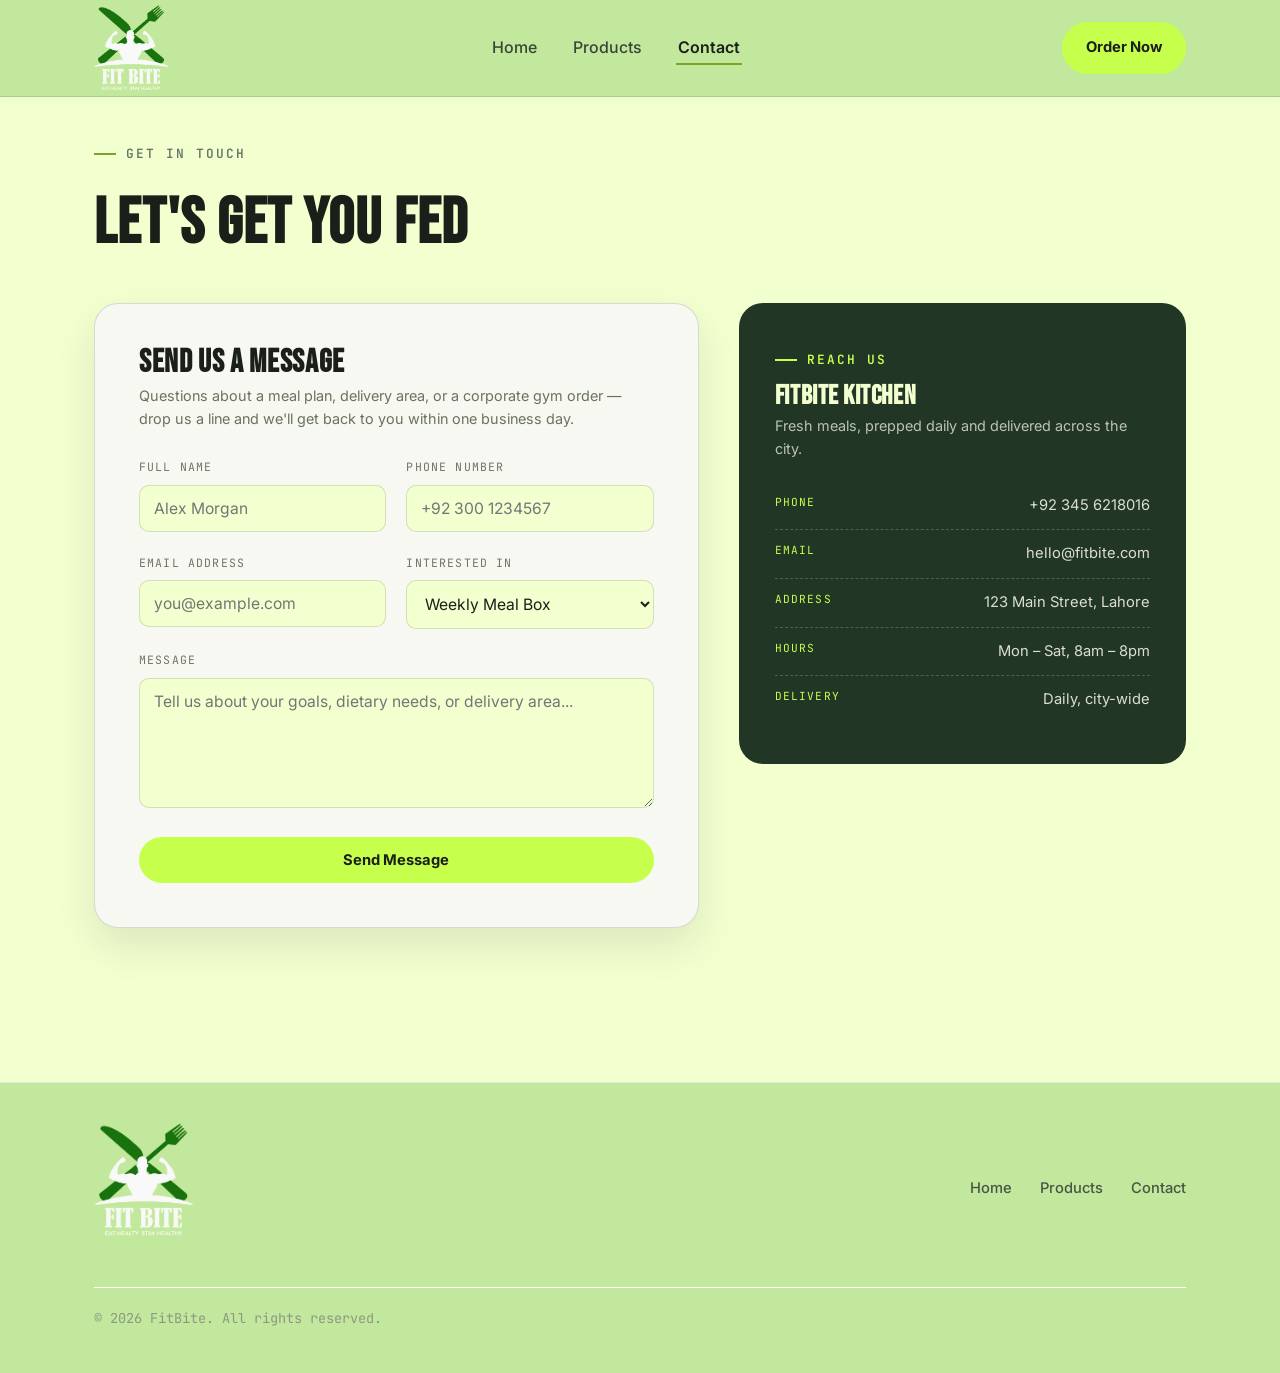
<file: contact.html>
<!DOCTYPE html>
<html lang="en">
<head>
<meta charset="UTF-8">
<meta name="viewport" content="width=device-width, initial-scale=1.0">
<title>Contact — FitBite</title>
<link rel="stylesheet" href="styles.css">
</head>
<body>

<header class="site-header">
  <nav class="nav wrap" id="mainNav">
    <a href="index.html" class="logo">
      <img src="https://alijaun36.github.io/fitbite/logo.png" alt="fit bite">
    </a>
    
    <!-- Hamburger button for mobile -->
    <button class="menu-toggle" id="menuToggle" aria-label="Toggle menu">☰</button>

    <ul class="nav-links" id="navLinks">
      <li><a href="index.html">Home</a></li>
      <li><a href="product.html">Products</a></li>
      <li><a href="contact.html"  aria-current="page">Contact</a></li>
    </ul>
    <div class="nav-cta" id="navCta">
      <a href="contact.html" class="btn btn-lime">Order Now</a>
    </div>
  </nav>
</header>

<main>
  <section class="page-header">
    <div class="wrap">
      <span class="eyebrow">Get In Touch</span>
      <h1>Let's get you fed</h1>
    </div>
  </section>

  <section class="section" style="padding-top:20px;">
    <div class="wrap contact-wrap">

      <div class="contact-card">
        <h2>Send us a message</h2>
        <p class="muted">Questions about a meal plan, delivery area, or a corporate gym order — drop us a line and we'll get back to you within one business day.</p>

        <form action="#" method="post" style="margin-top:28px;">
          <div class="form-row">
            <div class="field">
              <label for="full-name">Full name</label>
              <input type="text" id="full-name" name="full-name" placeholder="Alex Morgan" required>
            </div>
            <div class="field">
              <label for="phone">Phone number</label>
              <input type="tel" id="phone" name="phone" placeholder="+92 300 1234567">
            </div>
          </div>

          <div class="form-row">
            <div class="field">
              <label for="email">Email address</label>
              <input type="email" id="email" name="email" placeholder="you@example.com" required>
            </div>
            <div class="field">
              <label for="plan">Interested in</label>
              <select id="plan" name="plan">
                <option>Weekly Meal Box</option>
                <option>Monthly Meal Box</option>
                <option>Corporate / Gym Bulk Order</option>
                <option>Just Asking a Question</option>
              </select>
            </div>
          </div>

          <div class="field">
            <label for="message">Message</label>
            <textarea id="message" name="message" placeholder="Tell us about your goals, dietary needs, or delivery area..." required></textarea>
          </div>

          <button type="submit" class="btn btn-lime" style="width:100%; justify-content:center;">Send Message</button>
        </form>
      </div>

      <aside class="contact-info">
        <span class="eyebrow">Reach Us</span>
        <h3 style="font-size:1.7rem; color:var(--bone); margin-bottom:4px;">FitBite Kitchen</h3>
        <p class="muted" style="color:rgba(238,241,230,0.75);">Fresh meals, prepped daily and delivered across the city.</p>

        <ul class="info-list">
          <li><span class="k">Phone</span><span class="v">+92 345 6218016</span></li>
          <li><span class="k">Email</span><span class="v">hello@fitbite.com</span></li>
          <li><span class="k">Address</span><span class="v">123 Main Street, Lahore</span></li>
          <li><span class="k">Hours</span><span class="v">Mon – Sat, 8am – 8pm</span></li>
          <li><span class="k">Delivery</span><span class="v">Daily, city-wide</span></li>
        </ul>
      </aside>

    </div>
  </section>
</main>

<footer class="site-footer">
  <div class="wrap">
    <div class="footer-grid">
      <div>
        <a href="index.html" class="logo">
          <img src="https://alijaun36.github.io/fitbite/logo.png" style="max-width: 100px;">
        </a>
        <!-- <p class="muted" style="margin:0;max-width:32ch;">Diet meals, delivered. Built for the gym life.</p> -->
      </div>
      <ul class="footer-links">
        <li><a href="index.html">Home</a></li>
        <li><a href="product.html">Products</a></li>
        <li><a href="contact.html">Contact</a></li>
      </ul>
    </div>
    <p class="copyright">© 2026 FitBite. All rights reserved.</p>
  </div>
</footer>


<script type="text/javascript">
  (function() {
    const toggleBtn = document.getElementById('menuToggle');
    const nav = document.getElementById('mainNav');

    if (toggleBtn && nav) {
      toggleBtn.addEventListener('click', function(e) {
        e.stopPropagation();
        nav.classList.toggle('active');
        // Update aria-expanded for accessibility (optional improvement)
        const expanded = nav.classList.contains('active');
        toggleBtn.setAttribute('aria-expanded', expanded);
      });

      // Close menu when clicking on a nav link (mobile friendly)
      const navLinks = document.querySelectorAll('.nav-links a, .nav-cta a');
      navLinks.forEach(link => {
        link.addEventListener('click', function() {
          if (window.innerWidth <= 768) {
            nav.classList.remove('active');
            toggleBtn.setAttribute('aria-expanded', 'false');
          }
        });
      });
    }
  })();
</script>
</body>
</html>
</file>
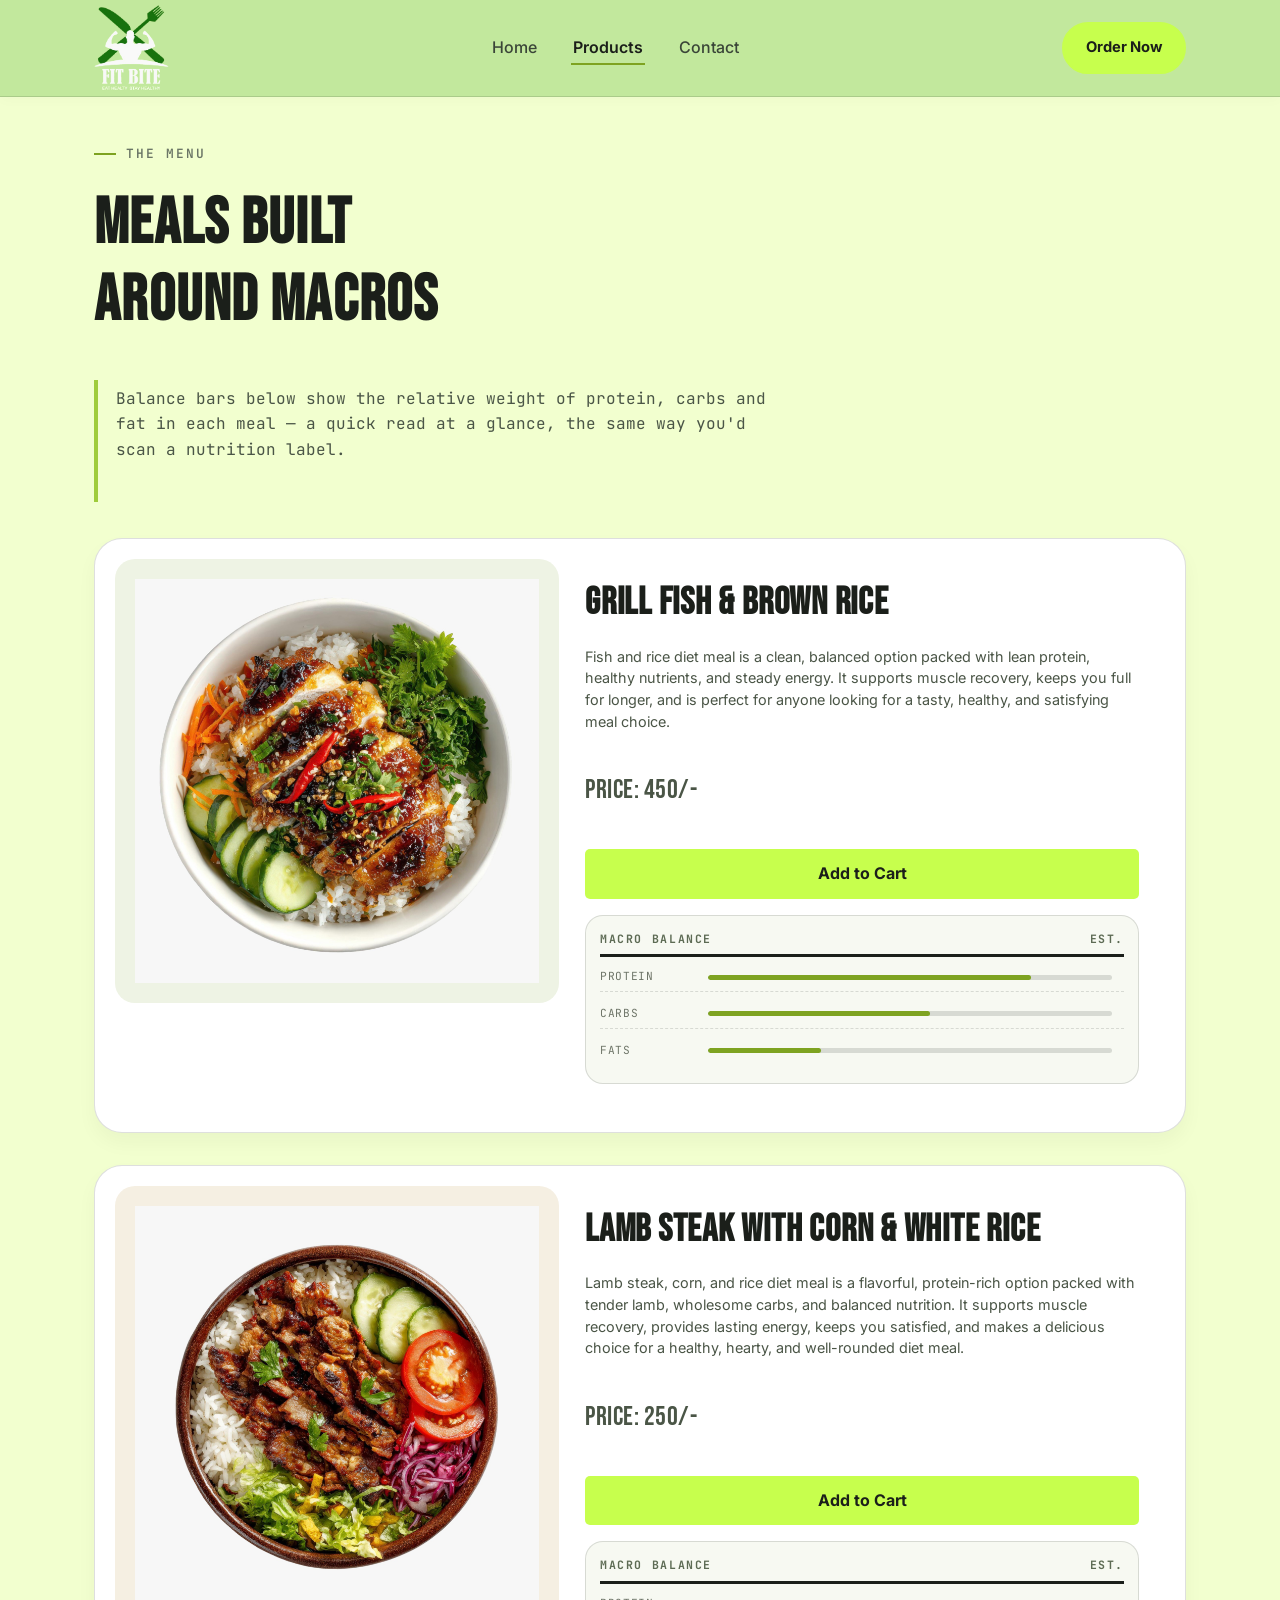
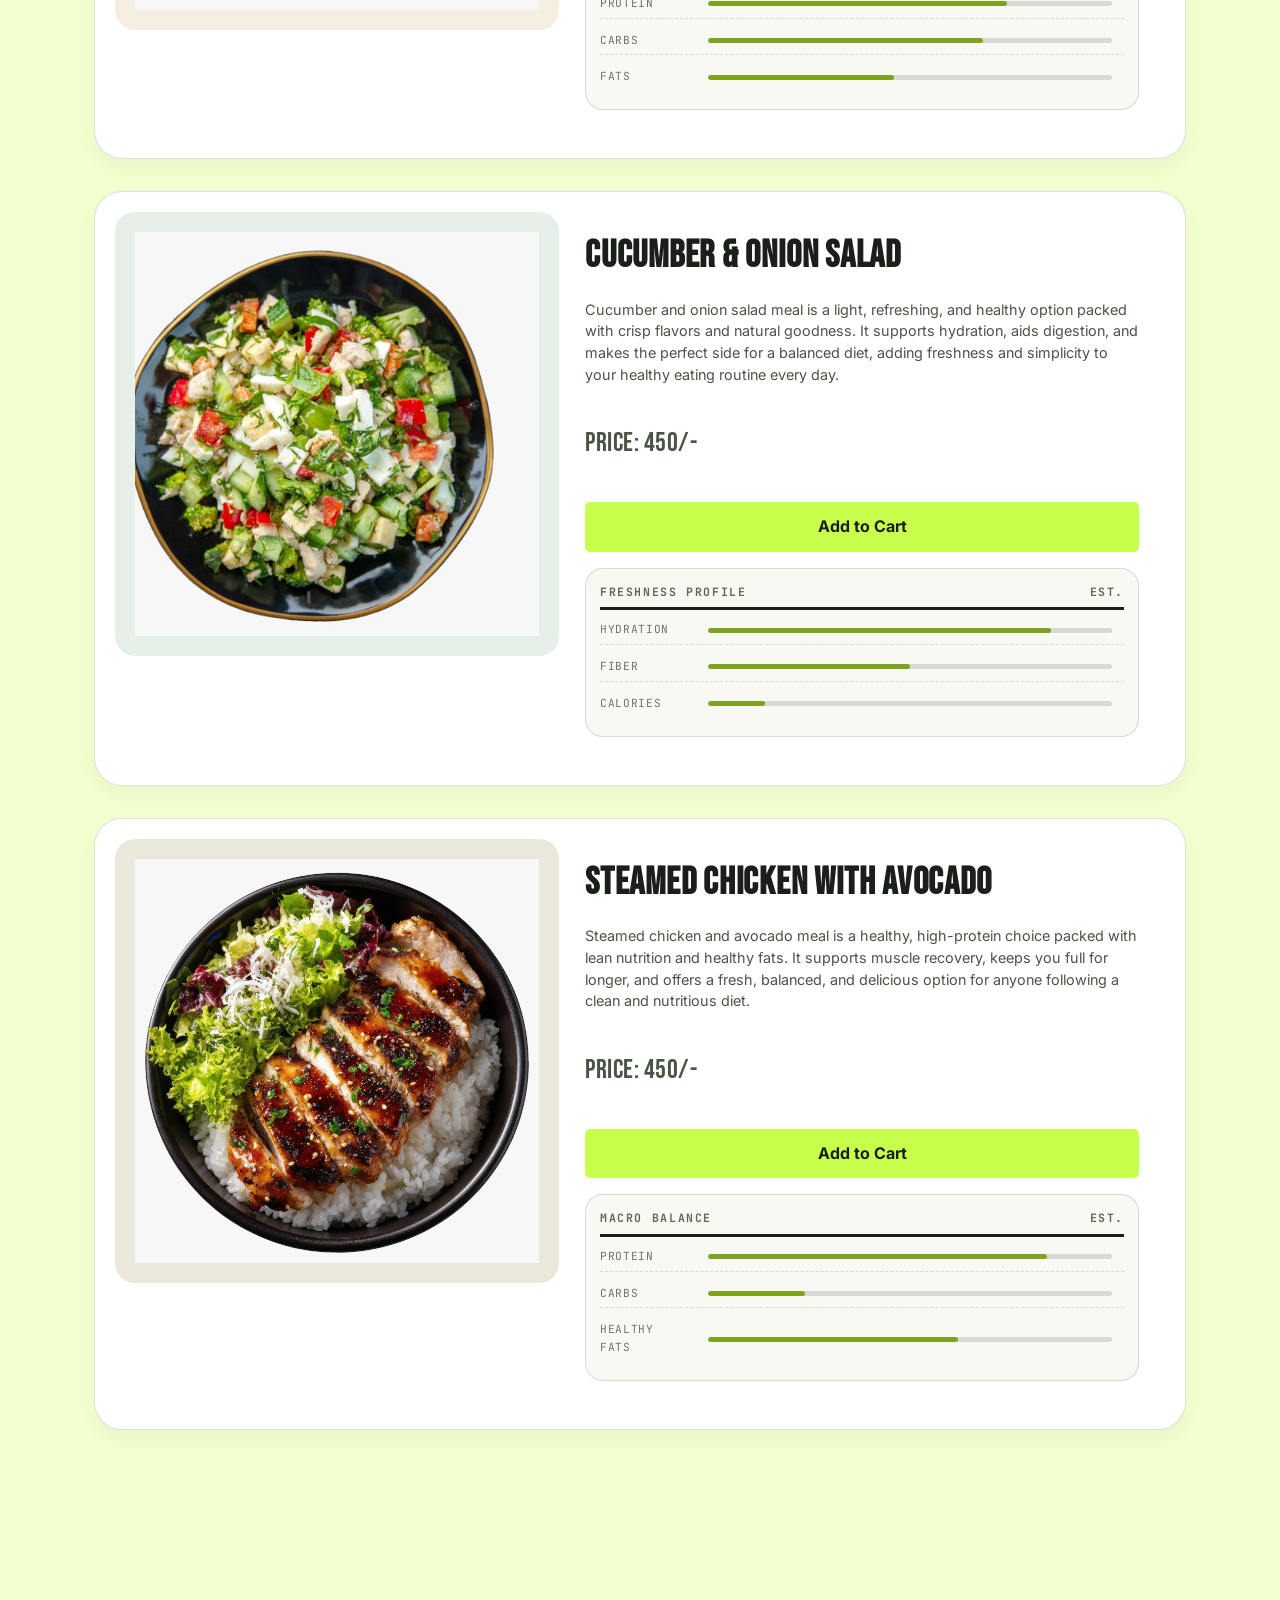
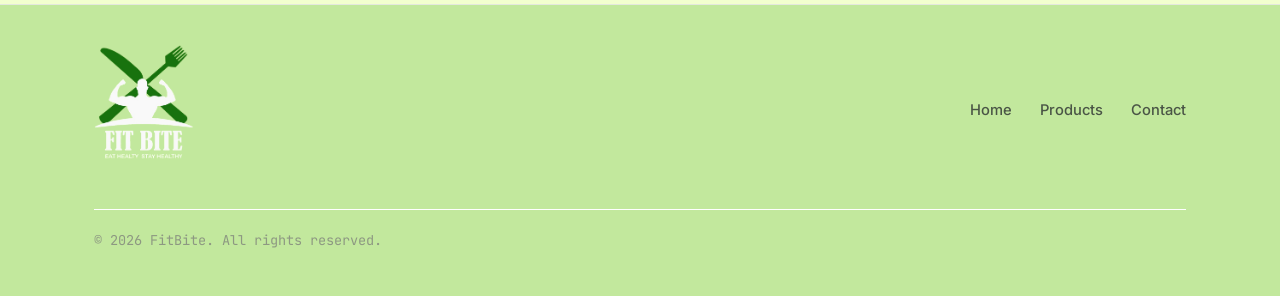
<file: product.html>
<!DOCTYPE html>
<html lang="en">
<head>
  <meta charset="UTF-8">
  <meta name="viewport" content="width=device-width, initial-scale=1.0, maximum-scale=1.0, user-scalable=yes">
  <title>Menu — FitBite</title>
  <link rel="stylesheet" href="styles.css">

</head>
<body>

<header class="site-header">
  <nav class="nav wrap" id="mainNav">
    <a href="index.html" class="logo">
      <img src="https://alijaun36.github.io/fitbite/logo.png" alt="fit bite">
    </a>
    
    <!-- Hamburger button for mobile -->
    <button class="menu-toggle" id="menuToggle" aria-label="Toggle menu">☰</button>

    <ul class="nav-links" id="navLinks">
      <li><a href="index.html">Home</a></li>
      <li><a href="product.html" aria-current="page">Products</a></li>
      <li><a href="contact.html">Contact</a></li>
    </ul>
    <div class="nav-cta" id="navCta">
      <a href="contact.html" class="btn btn-lime">Order Now</a>
    </div>
  </nav>
</header>

<main>
  <section class="page-header">
    <div class="wrap">
      <span class="eyebrow">The Menu</span>
      <h1>Meals built<br>around macros</h1>
    </div>
  </section>

  <section class="section" style="padding-top:20px;">
    <div class="wrap">
      <p class="menu-note">Balance bars below show the relative weight of protein, carbs and fat in each meal — a quick read at a glance, the same way you'd scan a nutrition label.</p>

      <div class="product-grid">

        <!-- Product 1 -->
        <article class="product-card">
          <div class="product-visual v1">
            <img src="https://alijaun36.github.io/fitbite/product1.jpeg" alt="Grill Fish & Brown Rice">
          </div>
          <div class="product-body">
            <h3>Grill Fish &amp; Brown Rice</h3>
            <p>Fish and rice diet meal is a clean, balanced option packed with lean protein, healthy nutrients, and steady energy. It supports muscle recovery, keeps you full for longer, and is perfect for anyone looking for a tasty, healthy, and satisfying meal choice.</p>
            <p class="price">Price: 450/-</p>
            <a  class="open-btn btn btn-lime" id="openPopup">Add to Cart</a>
            <div class="macro-strip">
              <div class="macro-title"><span>Macro Balance</span><span>Est.</span></div>
              <div class="macro-row"><span class="k">Protein</span><span class="bal"><span style="width:80%"></span></span></div>
              <div class="macro-row"><span class="k">Carbs</span><span class="bal"><span style="width:55%"></span></span></div>
              <div class="macro-row"><span class="k">Fats</span><span class="bal"><span style="width:28%"></span></span></div>
            </div>
          </div>
        </article>

        <!-- Product 2 -->
        <article class="product-card">
          <div class="product-visual v2">
            <img src="https://alijaun36.github.io/fitbite/product2.jpeg" alt="Lamb Steak with Corn & Rice">
          </div>
          <div class="product-body">
            <h3>Lamb Steak with Corn &amp; White Rice</h3>
            <p>Lamb steak, corn, and rice diet meal is a flavorful, protein-rich option packed with tender lamb, wholesome carbs, and balanced nutrition. It supports muscle recovery, provides lasting energy, keeps you satisfied, and makes a delicious choice for a healthy, hearty, and well-rounded diet meal.</p>
            <p class="price">Price: 250/-</p>
            <a  class="open-btn btn btn-lime" id="openPopup">Add to Cart</a>
            <div class="macro-strip">
              <div class="macro-title"><span>Macro Balance</span><span>Est.</span></div>
              <div class="macro-row"><span class="k">Protein</span><span class="bal"><span style="width:74%"></span></span></div>
              <div class="macro-row"><span class="k">Carbs</span><span class="bal"><span style="width:68%"></span></span></div>
              <div class="macro-row"><span class="k">Fats</span><span class="bal"><span style="width:46%"></span></span></div>
            </div>
          </div>
        </article>

        <!-- Product 3 -->
        <article class="product-card">
          <div class="product-visual v3">
            <img src="https://alijaun36.github.io/fitbite/product3.jpeg" alt="Cucumber & Onion Salad">
          </div>
          <div class="product-body">
            <h3>Cucumber &amp; Onion Salad</h3>
            <p>Cucumber and onion salad meal is a light, refreshing, and healthy option packed with crisp flavors and natural goodness. It supports hydration, aids digestion, and makes the perfect side for a balanced diet, adding freshness and simplicity to your healthy eating routine every day.</p>
            <p class="price">Price: 450/-</p>
            <a  class="open-btn btn btn-lime" id="openPopup">Add to Cart</a>
            <div class="macro-strip">
              <div class="macro-title"><span>Freshness Profile</span><span>Est.</span></div>
              <div class="macro-row"><span class="k">Hydration</span><span class="bal"><span style="width:85%"></span></span></div>
              <div class="macro-row"><span class="k">Fiber</span><span class="bal"><span style="width:50%"></span></span></div>
              <div class="macro-row"><span class="k">Calories</span><span class="bal"><span style="width:14%"></span></span></div>
            </div>
          </div>
        </article>

        <!-- Product 4 -->
        <article class="product-card">
          <div class="product-visual v4">
            <img src="https://alijaun36.github.io/fitbite/product4.jpeg" alt="Steamed Chicken with Avocado">
          </div>
          <div class="product-body">
            <h3>Steamed Chicken with Avocado</h3>
            <p>Steamed chicken and avocado meal is a healthy, high-protein choice packed with lean nutrition and healthy fats. It supports muscle recovery, keeps you full for longer, and offers a fresh, balanced, and delicious option for anyone following a clean and nutritious diet.</p>
            <p class="price">Price: 450/-</p>
            <a  class="open-btn btn btn-lime" id="openPopup">Add to Cart</a>
            <div class="macro-strip">
              <div class="macro-title"><span>Macro Balance</span><span>Est.</span></div>
              <div class="macro-row"><span class="k">Protein</span><span class="bal"><span style="width:84%"></span></span></div>
              <div class="macro-row"><span class="k">Carbs</span><span class="bal"><span style="width:24%"></span></span></div>
              <div class="macro-row"><span class="k">Healthy Fats</span><span class="bal"><span style="width:62%"></span></span></div>
            </div>
          </div>
        </article>

      </div>
    </div>
  </section>
</main>

<footer class="site-footer">
  <div class="wrap">
    <div class="footer-grid">
      <div>
        <a href="index.html" class="logo">
          <img src="https://alijaun36.github.io/fitbite/logo.png" style="max-width: 100px;">
        </a>
        <!-- <p class="muted" style="margin:0;max-width:32ch;">Diet meals, delivered. Built for the gym life.</p> -->
      </div>
      <ul class="footer-links">
        <li><a href="index.html">Home</a></li>
        <li><a href="product.html">Products</a></li>
        <li><a href="contact.html">Contact</a></li>
      </ul>
    </div>
    <p class="copyright">© 2026 FitBite. All rights reserved.</p>
  </div>
</footer>


<!-- Popup -->
<div class="modal" id="popup">
    <div class="modal-content">
        <span class="close" id="closePopup">&times;</span>

        <h2>Fill below details</h2>

        <form id="userForm">
            <div class="form-group">
                <label>Name</label>
                <input type="text" id="name" required>
            </div>

            <div class="form-group">
                <label>Phone</label>
                <input type="tel" id="phone" required>
            </div>

            <div class="form-group">
                <label>Address</label>
                <textarea id="address" rows="4" required></textarea>
            </div>

            <button type="submit" class="submit-btn">Submit</button>
        </form>

    </div>
</div>


<script>
const popup = document.getElementById("popup");
const openBtn = document.getElementById("openPopup");
const closeBtn = document.getElementById("closePopup");

openBtn.onclick = function () {
    popup.style.display = "block";
}

closeBtn.onclick = function () {
    popup.style.display = "none";
}

window.onclick = function (event) {
    if (event.target == popup) {
        popup.style.display = "none";
    }
}

document.getElementById("userForm").addEventListener("submit", function(e) {
    e.preventDefault();

    const name = document.getElementById("name").value;
    const phone = document.getElementById("phone").value;
    const address = document.getElementById("address").value;

    // alert(
    //     "Name: " + name +
    //     "\nPhone: " + phone +
    //     "\nAddress: " + address
    // );

    popup.style.display = "none";
    this.reset();
});
</script>


<!-- Responsive menu toggle script -->
<script>
  (function() {
    const toggleBtn = document.getElementById('menuToggle');
    const nav = document.getElementById('mainNav');

    if (toggleBtn && nav) {
      toggleBtn.addEventListener('click', function(e) {
        e.stopPropagation();
        nav.classList.toggle('active');
        // Update aria-expanded for accessibility (optional improvement)
        const expanded = nav.classList.contains('active');
        toggleBtn.setAttribute('aria-expanded', expanded);
      });

      // Close menu when clicking on a nav link (mobile friendly)
      const navLinks = document.querySelectorAll('.nav-links a, .nav-cta a');
      navLinks.forEach(link => {
        link.addEventListener('click', function() {
          if (window.innerWidth <= 768) {
            nav.classList.remove('active');
            toggleBtn.setAttribute('aria-expanded', 'false');
          }
        });
      });
    }
  })();
</script>



</body>
</html>
</file>
<file: styles.css>
/* ==========================================================================
   FitBite — design tokens
   Palette:  --bone (page bg), --ink (near-black text/dark sections),
             --basil (deep green, secondary dark), --lime (bright accent),
             --lime-deep (accent hover / on-light text), --steel (muted text)
   Type:     Bebas Neue = display/condensed headlines
             Inter      = body copy, UI
             JetBrains Mono = macro figures / "nutrition label" motif
   Signature: the macro-strip — a nutrition-facts-panel style block used
              across pages to tie every meal back to what's actually in it.
   ========================================================================== */

@import url('https://fonts.googleapis.com/css2?family=Bebas+Neue&family=Inter:wght@400;500;600;700;800&family=JetBrains+Mono:wght@400;500;600;700&display=swap');

:root{
  --bone: #f2ffcf;
  --bone-card: #F8F8F2;
  --ink: #1B1F1A;
  --basil: #223626;
  --basil-soft: #2F4A38;
  --lime: #C7FF4D;
  --lime-deep: #7EA321;
  --steel: #6E7568;
  --line: rgba(27,31,26,0.14);
  --shadow: 0 18px 40px rgba(27,31,26,0.10);

  --display: 'Bebas Neue', sans-serif;
  --body: 'Inter', sans-serif;
  --mono: 'JetBrains Mono', monospace;

  --max: 1180px;
}

*, *::before, *::after{ box-sizing: border-box; }
html{ scroll-behavior: smooth; }

body{
  margin: 0;
  background: var(--bone);
  color: var(--ink);
  font-family: var(--body);
  font-size: 16px;
  line-height: 1.6;
  -webkit-font-smoothing: antialiased;
}

img, svg{ display:block; max-width: 100%; }

a{ color: inherit; text-decoration: none; }

.wrap{
  max-width: var(--max);
  margin: 0 auto;
  padding: 0 32px;
}

h1, h2, h3, .display{
  font-family: var(--display);
  letter-spacing: 0.02em;
  text-transform: uppercase;
  line-height: 0.95;
  margin: 0;
  color: var(--ink);
}

.eyebrow{
  font-family: var(--mono);
  font-size: 0.78rem;
  letter-spacing: 0.18em;
  text-transform: uppercase;
  color: var(--lime-deep);
  display: inline-flex;
  align-items: center;
  gap: 10px;
  margin-bottom: 14px;
}
.eyebrow::before{
  content: "";
  width: 22px;
  height: 2px;
  background: var(--lime-deep);
  display: inline-block;
}

p{ margin: 0 0 1em 0; color: var(--ink); }
.muted{ color: var(--steel); }

:focus-visible{
  outline: 3px solid var(--lime-deep);
  outline-offset: 3px;
}

/* prefers-reduced-motion */
@media (prefers-reduced-motion: reduce){
  *{ animation: none !important; transition: none !important; scroll-behavior: auto !important; }
}

/* ---------------------------------- nav ---------------------------------- */

#mainNav .logo img {
    max-width: 75px;
    padding: 5px 0;
}

.site-header{
  position: sticky;
  top: 0;
  z-index: 50;
  background: rgba(238,241,230,0.92);
  backdrop-filter: blur(6px);
  border-bottom: 1px solid var(--line);
}
.nav{
  display: flex;
  align-items: center;
  justify-content: space-between;
  padding: 18px 0;
}
.logo{
  font-family: var(--display);
  font-size: 1.7rem;
  letter-spacing: 0.03em;
  display: flex;
  align-items: baseline;
  gap: 6px;
}
.logo .dot{ color: var(--lime-deep); }

.nav-links{
  display: flex;
  align-items: center;
  gap: 34px;
  list-style: none;
  margin: 0;
  padding: 0;
}
.nav-links a{
  font-weight: 600;
  font-size: 0.94rem;
  padding: 6px 2px;
  border-bottom: 2px solid transparent;
  transition: border-color 0.2s ease, color 0.2s ease;
}
.nav-links a:hover, .nav-links a[aria-current="page"]{
  border-color: var(--lime-deep);
}

.btn{
/*  display: inline-flex;*/
  align-items: center;
  gap: 8px;
  font-family: var(--body);
  font-weight: 700;
  font-size: 0.92rem;
  padding: 12px 22px;
  border-radius: 999px;
  border: 2px solid var(--ink);
  background: var(--ink);
  color: var(--bone);
  cursor: pointer;
  transition: transform 0.15s ease, background 0.2s ease, color 0.2s ease;
  text-align: center;
}
.btn:hover{ transform: translateY(-2px); }
.btn.btn-lime{
  background: var(--lime);
  border-color: var(--lime);
  color: var(--ink);
}
.btn.btn-lime:hover{ background: var(--lime-deep); border-color: var(--lime-deep); }
.btn.btn-outline{
  background: transparent;
  color: var(--ink);
}

.nav-cta{ display: flex; align-items: center; gap: 18px; }
.nav-toggle{ display: none; }

/* ---------------------------------- hero ---------------------------------- */
.hero{
  padding: 72px 0 96px;
}
.hero .wrap{
  display: grid;
  grid-template-columns: 1.05fr 0.95fr;
  gap: 56px;
  align-items: center;
}
.hero h1{
  font-size: clamp(2.6rem, 5.4vw, 4.6rem);
  margin-bottom: 22px;
}
.hero h1 em{
  font-style: normal;
  color: var(--lime-deep);
}
.hero-sub{
  font-size: 1.08rem;
  max-width: 46ch;
  color: var(--basil-soft);
}
.hero-actions{
  display: flex;
  gap: 16px;
  margin-top: 30px;
  flex-wrap: wrap;
}

.hero-visual{ position: relative; }
.hero-box{
  aspect-ratio: 4/3.2;
  border-radius: 26px;
  background:
    radial-gradient(120% 140% at 15% 10%, rgba(199,255,77,0.35), transparent 55%),
    linear-gradient(155deg, var(--basil) 0%, var(--ink) 78%);
  position: relative;
  overflow: hidden;
  box-shadow: var(--shadow);
}
.hero-box .ring{
  position: absolute;
  border-radius: 50%;
  border: 1.5px solid rgba(238,241,230,0.18);
}
.hero-box .ring.r1{ width: 340px; height: 340px; top: -60px; right: -70px; }
.hero-box .ring.r2{ width: 220px; height: 220px; bottom: -50px; left: -40px; }
.hero-box .glyph{
  position: absolute;
  inset: 0;
  display: flex;
  align-items: center;
  justify-content: center;
}
.hero-box .glyph svg{ width: 46%; height: 46%; }
.hero-box .cap{
  position: absolute;
  left: 24px;
  bottom: 22px;
  color: var(--bone);
  font-family: var(--mono);
  font-size: 0.75rem;
  letter-spacing: 0.1em;
  text-transform: uppercase;
  opacity: 0.75;
}

.hero-macro-float{
  position: absolute;
  right: -22px;
  bottom: -34px;
  width: 208px;
  box-shadow: var(--shadow);
}

/* ---------------------------- macro strip (signature) --------------------- */
.macro-strip{
  background: var(--bone-card);
  border: 1px solid var(--line);
  border-radius: 14px;
  padding: 14px 16px 10px;
  font-family: var(--mono);
}
.macro-strip .macro-title{
  font-family: var(--mono);
  font-weight: 700;
  font-size: 0.72rem;
  letter-spacing: 0.14em;
  text-transform: uppercase;
  border-bottom: 3px solid var(--ink);
  padding-bottom: 6px;
  margin-bottom: 6px;
  display: flex;
  justify-content: space-between;
}
.macro-row{
  display: flex;
  justify-content: space-between;
  align-items: center;
  font-size: 0.82rem;
  padding: 5px 0;
  border-bottom: 1px dashed var(--line);
}
.macro-row:last-child{ border-bottom: none; }
.macro-row .bal{
  flex: 1;
  margin: 0 12px;
  height: 5px;
  background: var(--line);
  border-radius: 999px;
  overflow: hidden;
}
.macro-row .bal span{
  display: block;
  height: 100%;
  background: var(--lime-deep);
  border-radius: 999px;
}

/* ------------------------------- gallery ---------------------------------- */
.section{ padding: 84px 0; }
.section-head{
  display: flex;
  align-items: flex-end;
  justify-content: space-between;
  gap: 24px;
  margin-bottom: 44px;
  flex-wrap: wrap;
}
.section-head h2{ font-size: clamp(2rem, 4vw, 3rem); }
.section-head p{ max-width: 44ch; margin: 0; }

.gallery-grid{
  display: grid;
  grid-template-columns: repeat(5, 1fr);
  gap: 20px;
}
.gcell{
  appearance: none;
  font: inherit;
  text-align: left;
  position: relative;
  display: block;
  width: 100%;
  aspect-ratio: 3 / 4;
  border-radius: 18px;
  overflow: hidden;
  border: 1px solid var(--line);
  background: var(--bone-card);
  padding: 0;
  cursor: zoom-in;
  box-shadow: var(--shadow);
  transition: transform 0.3s ease;
}
.gcell:hover, .gcell:focus-visible{ transform: translateY(-6px); }
.gcell img{
  width: 100%;
  height: 100%;
  object-fit: cover;
  display: block;
  transition: transform 0.4s ease;
}
.gcell:hover img{ transform: scale(1.05); }
.gcell .label{
  position: absolute;
  left: 14px;
  bottom: 14px;
  color: var(--bone);
  font-family: var(--mono);
  font-size: 0.7rem;
  letter-spacing: 0.06em;
  text-transform: uppercase;
  background: rgba(27,31,26,0.4);
  padding: 6px 10px;
  border-radius: 999px;
  backdrop-filter: blur(3px);
  max-width: calc(100% - 28px);
}
.gcell .zoom-hint{
  position: absolute;
  top: 12px;
  right: 12px;
  width: 30px;
  height: 30px;
  border-radius: 50%;
  background: rgba(27,31,26,0.4);
  backdrop-filter: blur(3px);
  display: flex;
  align-items: center;
  justify-content: center;
  opacity: 0;
  transition: opacity 0.25s ease;
}
.gcell:hover .zoom-hint, .gcell:focus-visible .zoom-hint{ opacity: 1; }
.gcell .zoom-hint svg{ width: 15px; height: 15px; }

/* ----------------------------- gallery lightbox ---------------------------- */
.lightbox{
  position: fixed;
  inset: 0;
  z-index: 300;
  background: rgba(20,23,19,0.92);
  display: flex;
  align-items: center;
  justify-content: center;
  padding: 48px 24px;
  backdrop-filter: blur(4px);
}
.lightbox[hidden]{ display: none; }
.lightbox-figure{
  position: relative;
  max-width: min(92vw, 640px);
  max-height: 88vh;
}
.lightbox-figure img{
  display: block;
  width: auto;
  height: auto;
  max-width: min(92vw, 640px);
  max-height: 80vh;
  border-radius: 20px;
  box-shadow: 0 30px 70px rgba(0,0,0,0.45);
}
.lightbox-caption{
  margin-top: 14px;
  text-align: center;
  color: var(--bone);
  font-family: var(--mono);
  font-size: 0.8rem;
  letter-spacing: 0.08em;
  text-transform: uppercase;
  opacity: 0.85;
}
.lightbox-close{
  position: absolute;
  top: -18px;
  right: -18px;
  width: 42px;
  height: 42px;
  border-radius: 50%;
  border: none;
  background: var(--lime);
  color: var(--ink);
  font-size: 1.5rem;
  line-height: 1;
  cursor: pointer;
  display: flex;
  align-items: center;
  justify-content: center;
  box-shadow: var(--shadow);
}
.lightbox-close:hover{ background: var(--lime-deep); }

/* ------------------------------- about/story ------------------------------ */
.story{
  background: var(--basil);
  color: var(--bone);
  border-radius: 28px;
  padding: 64px;
  display: grid;
  grid-template-columns: 0.9fr 1.1fr;
  gap: 56px;
}
.story h2{ color: var(--bone); font-size: clamp(1.9rem, 3.6vw, 2.6rem); margin-bottom: 18px; }
.story p{ color: rgba(238,241,230,0.86); }
.story .eyebrow{ color: var(--lime); }
.story .eyebrow::before{ background: var(--lime); }
.story-copy p + p{ margin-top: 1em; }
.story-side .macro-strip{
  background: rgba(238,241,230,0.06);
  border-color: rgba(238,241,230,0.18);
}
.story-side .macro-strip .macro-title{ color: var(--bone); border-color: var(--bone); }
.story-side .macro-row{ color: var(--bone); border-color: rgba(238,241,230,0.18); }

/* --------------------------------- footer --------------------------------- */
.site-footer{
  border-top: 1px solid var(--line);
  padding: 46px 0 32px;
  margin-top: 40px;
}
.footer-grid{
  display: flex;
  justify-content: space-between;
  align-items: flex-start;
  gap: 24px;
  flex-wrap: wrap;
}
.footer-grid .logo{ margin-bottom: 8px; }
.footer-links{
  display: flex;
  gap: 28px;
  list-style: none;
  padding: 0;
  margin: 0;
}
.footer-links a{ font-size: 0.92rem; font-weight: 600; color: var(--steel); }
.footer-links a:hover{ color: var(--ink); }
.copyright{
  margin-top: 34px;
  font-size: 0.8rem;
  color: var(--steel);
  font-family: var(--mono);
}

/* ------------------------------ product page ------------------------------ */
.page-header{
  padding: 64px 0 20px;
  text-align: left;
}
.page-header h1{ font-size: clamp(2.4rem, 5vw, 4rem); }

.product-grid{
  display: grid;
  grid-template-columns: repeat(2, 1fr);
  gap: 28px;
  padding-bottom: 20px;
}
.product-card{
  background: var(--bone-card);
  border: 1px solid var(--line);
  border-radius: 22px;
  overflow: hidden;
  box-shadow: var(--shadow);
/*  display: flex;*/
/*  flex-direction: column;*/
/*  transition: transform 0.25s ease;*/
  display: grid;
  grid-column: span 2;
}
.product-card:hover{ transform: translateY(-5px); }
.product-visual{
  aspect-ratio: 16/10;
  position: relative;
  display: flex;
  align-items: flex-end;
  padding: 20px;
}
.product-visual svg{ position: absolute; top: 20px; right: 20px; width: 64px; height: 64px; opacity: 0.92; }
.product-visual .tag{
  font-family: var(--mono);
  font-size: 0.72rem;
  letter-spacing: 0.1em;
  text-transform: uppercase;
  color: var(--bone);
  background: rgba(27,31,26,0.35);
  padding: 6px 12px;
  border-radius: 999px;
}
.product-body{ padding: 26px 26px 28px; display: flex; flex-direction: column; gap: 16px; flex: 1; }
.product-body h3{ font-size: 1.7rem; }
.product-body p{ color: var(--basil-soft); margin: 0; }


.story .macro-row .k{ width: 84px; flex-shrink: 0; color: var(--bone); }

.macro-row .k{ width: 84px; flex-shrink: 0; color: var(--steel); text-transform: uppercase; letter-spacing: 0.06em; font-size: 0.7rem; }

.menu-note{
  font-family: var(--mono);
  font-size: 0.78rem;
  color: var(--steel);
  padding: 6px 0 40px;
}

/* -------------------------------- contact page ----------------------------- */
.contact-wrap{
  display: grid;
  grid-template-columns: 1.15fr 0.85fr;
  gap: 40px;
  padding-bottom: 90px;
}
.contact-card{
  background: var(--bone-card);
  border: 1px solid var(--line);
  border-radius: 24px;
  padding: 44px;
  box-shadow: var(--shadow);
}
.contact-card h2{ font-size: 2rem; margin-bottom: 6px; }
.form-row{ display: grid; grid-template-columns: 1fr 1fr; gap: 20px; }
.field{ margin-bottom: 22px; }
.field label{
  display: block;
  font-family: var(--mono);
  font-size: 0.72rem;
  letter-spacing: 0.1em;
  text-transform: uppercase;
  color: var(--steel);
  margin-bottom: 8px;
}
.field input,
.field select,
.field textarea{
  width: 100%;
  font-family: var(--body);
  font-size: 0.98rem;
  padding: 13px 14px;
  border-radius: 10px;
  border: 1.5px solid var(--line);
  background: var(--bone);
  color: var(--ink);
  transition: border-color 0.2s ease;
}
.field input:focus,
.field select:focus,
.field textarea:focus{
  border-color: var(--lime-deep);
  outline: none;
}
.field textarea{ resize: vertical; min-height: 130px; }

.contact-info{
  background: var(--basil);
  color: var(--bone);
  border-radius: 24px;
  padding: 40px 36px;
  height: fit-content;
}
.contact-info .macro-title{ color: var(--bone); border-color: var(--bone); }
.contact-info .eyebrow{ color: var(--lime); }
.contact-info .eyebrow::before{ background: var(--lime); }
.info-list{ list-style: none; margin: 22px 0 0; padding: 0; }
.info-list li{
  display: flex;
  justify-content: space-between;
  gap: 12px;
  padding: 12px 0;
  border-bottom: 1px dashed rgba(238,241,230,0.22);
  font-size: 0.92rem;
}
.info-list li:last-child{ border-bottom: none; }
.info-list .k{
  font-family: var(--mono);
  font-size: 0.7rem;
  letter-spacing: 0.1em;
  text-transform: uppercase;
  color: var(--lime);
}
.info-list .v{ text-align: right; color: rgba(238,241,230,0.9); }



.product-body p.price {
    font-family: var(--display);
    letter-spacing: 0.02em;
    text-transform: uppercase;
    font-size: 1.7rem;
}

/* ---------------------------------- responsive ----------------------------- */
@media (max-width: 900px){
  .hero .wrap{ grid-template-columns: 1fr; }
  .hero-macro-float{ position: static; width: 100%; margin-top: 22px; }
  .story{ grid-template-columns: 1fr; padding: 40px 26px; }
  .product-grid{ grid-template-columns: 1fr; }
  .contact-wrap{ grid-template-columns: 1fr; }
  .form-row{ grid-template-columns: 1fr; }
  .gallery-grid{ grid-template-columns: repeat(3, 1fr); }
}

@media (max-width: 620px){
  .gallery-grid{ grid-template-columns: repeat(2, 1fr); }
}

@media (max-width: 720px){
  .nav-links{ display: none; }
  .footer-grid{ flex-direction: column; }
}

.gallery-grid > :nth-child(5) {
    grid-column: 4 / span 2;
}

.gallery-grid > :nth-child(4) {
    /* display: block; */
    grid-column: 2 / span 2;
}
.gallery-grid > * {
    grid-column: span 2;
}
.gallery-grid {
    display: grid;
    grid-template-columns: repeat(6, 1fr);
    gap: 70px;
}










/* ===== GLOBAL RESET & VARIABLES ===== */
 

    .wrap {
      max-width: 1140px;
      margin: 0 auto;
      padding: 0 24px;
    }

    /* ===== TYPOGRAPHY ===== */
    .logo {
      font-size: 1.8rem;
      font-weight: 700;
      text-decoration: none;
      color: #1b1f1a;
      letter-spacing: -0.5px;
      display: inline-block;
    }

    .dot {
      color: #9fcc3b; /* lime accent */
    }
/*
    .btn {
      display: inline-block;
      padding: 10px 24px;
      border-radius: 40px;
      font-weight: 600;
      text-decoration: none;
      transition: 0.2s ease;
      font-size: 0.95rem;
      border: none;
      cursor: pointer;
    }

    .btn-lime {
      background: #9fcc3b;
      color: #1b1f1a;
    }

    .btn-lime:hover {
      background: #8bb52e;
    }*/

    /* ===== HEADER & NAVIGATION (RESPONSIVE) ===== */
    .site-header {
      background: #c2e89d;
/*      padding: 16px 0;*/
      box-shadow: 0 4px 12px rgba(0,0,0,0.02);
      position: sticky;
      top: 0;
      z-index: 10;
    }

    .nav {
      display: flex;
      align-items: center;
      justify-content: space-between;
      flex-wrap: wrap;
    }

    .nav-links {
      display: flex;
      list-style: none;
      gap: 32px;
      align-items: center;
    }

    .nav-links a {
      text-decoration: none;
      color: #3a4538;
      font-weight: 500;
      font-size: 1rem;
      transition: color 0.2s;
    }

    .nav-links a:hover,
    .nav-links a[aria-current="page"] {
      color: #1b1f1a;
      font-weight: 600;
    }

    .nav-cta {
      display: flex;
      align-items: center;
    }

    /* Hamburger menu (hidden on desktop) */
    .menu-toggle {
      display: none;
      background: none;
      border: none;
      font-size: 2rem;
      cursor: pointer;
      color: #1b1f1a;
      padding: 0 8px;
      line-height: 1;
    }

    /* Responsive behavior */
    @media (max-width: 768px) {
      .menu-toggle {
        display: block;
      }

      .nav-links,
      .nav-cta {
        display: none;
        width: 100%;
        flex-basis: 100%;
        flex-direction: column;
        align-items: flex-start;
        gap: 16px;
        margin-top: 20px;
        padding-top: 16px;
        border-top: 1px solid #e0e3da;
      }

      .nav.active .nav-links,
      .nav.active .nav-cta {
        display: flex;
      }

      .nav-cta {
        align-items: flex-start;
      }

      .nav-links {
        gap: 12px;
      }
    }

    /* ===== PAGE HEADER ===== */
    .page-header {
      padding: 40px 0 20px;
    }

    .eyebrow {
      text-transform: uppercase;
      letter-spacing: 2px;
      font-size: 0.8rem;
      font-weight: 600;
      color: #6a7565;
    }

    h1 {
      font-size: 2.8rem;
      font-weight: 700;
      line-height: 1.2;
      margin-top: 8px;
    }

    .menu-note {
      color: #4a5546;
      margin-bottom: 36px;
      font-size: 1rem;
      max-width: 700px;
      border-left: 4px solid #9fcc3b;
      padding-left: 18px;
    }

    /* ===== PRODUCT GRID ===== */
    .product-grid {
      display: grid;
      grid-template-columns: repeat(auto-fit, minmax(260px, 1fr));
      gap: 32px;
      margin-top: 12px;
    }

    .product-card {
      background: #ffffff;
      border-radius: 28px;
      padding: 20px;
      box-shadow: 0 10px 20px rgba(0,0,0,0.04);
      transition: transform 0.2s;
/*      display: flex;*/
/*      flex-direction: column;*/
      display: grid;
    grid-column: span 2;
    grid-auto-flow: column;
    }

    .product-card:hover {
      transform: translateY(-5px);
    }

    /* ===== FIXED IMAGE CONTAINER (EQUAL SIZES, IMMUNE TO IMAGE REPLACEMENT) ===== */
    .product-visual {
      width: 100%;
      aspect-ratio: 1 / 1;        /* perfect square, forces equal dimensions */
      border-radius: 20px;
      overflow: hidden;
      background: #f1f4ec;
      display: flex;
      align-items: center;
      justify-content: center;
      margin-bottom: 18px;
      position: relative;
    }

    /* Image fills container, crops to cover, maintains consistency */
    .product-visual img {
      width: 100%;
      height: 100%;
      object-fit: cover;          /* crops uniformly, no distortion */
      display: block;
      transition: transform 0.3s ease;
    }

    /* Optional subtle zoom on hover */
    .product-visual:hover img {
      transform: scale(1.03);
    }

    /* Background variants remain for fallback, but images cover them */
    .v1 { background: #eef3e4; }
    .v2 { background: #f5efe2; }
    .v3 { background: #e6f0e8; }
    .v4 { background: #eae8db; }

    .product-body h3 {
      font-size: 2.4rem;
      font-weight: 650;
      margin-bottom: 8px;
    }

    .product-body p {
      color: #4a5546;
      font-size: 0.9rem;
      margin-bottom: 22px;
      line-height: 1.5;
    }

    /* Macro strip */
    .macro-strip {
      margin-top: auto;
      background: #f7f9f2;
      border-radius: 18px;
      padding: 14px 14px 10px;
    }

    .macro-title {
      display: flex;
      justify-content: space-between;
      font-size: 0.7rem;
      text-transform: uppercase;
      letter-spacing: 0.6px;
      font-weight: 600;
      color: #5d6b54;
      margin-bottom: 10px;
    }

    .macro-row {
      display: flex;
      align-items: center;
      gap: 12px;
      margin-bottom: 8px;
      font-size: 0.8rem;
    }

   /* .macro-row .k {
      width: 70px;
      font-weight: 500;
      color: #2e382c;
    }*/

    .bal {
      flex: 1;
      height: 6px;
      background: #dfe6d8;
      border-radius: 10px;
      overflow: hidden;
    }

    .bal span {
      display: block;
      height: 100%;
      background: #9fcc3b;
      border-radius: 10px;
      width: 0%;
    }

    /* ===== FOOTER ===== */
    .site-footer {
      margin-top: 70px;
      padding: 40px 0 30px;
      background: #c2e89d;
      border-top: 1px solid #e4e8de;
    }

    .footer-grid {
      display: flex;
      justify-content: space-between;
      align-items: flex-start;
      flex-wrap: wrap;
      align-items: center;
      gap: 30px;
      margin-bottom: 30px;
    }

    .footer-links {
      list-style: none;
      display: flex;
      gap: 28px;
    }

    .footer-links a {
      text-decoration: none;
      color: #4a5546;
      font-weight: 500;
    }

    .muted {
      color: #68735e;
      font-size: 0.9rem;
    }

    .copyright {
      color: #8d9882;
      font-size: 0.85rem;
      border-top: 1px solid #fff;
      padding-top: 20px;
      text-align: left;
    }

    @media (max-width: 600px) {
      h1 {
        font-size: 2.2rem;
      }
      .footer-grid {
        flex-direction: column;
      }

      .product-card {
        grid-auto-flow: row;
      }

      .contact-card {
        padding: 24px 14px;
      }

       .gallery-grid > * {
          grid-column: span 6;
      }

       .gallery-grid {
          gap: 30px;
      }
       .gallery-grid > .gcell:nth-child(4) {
          grid-column: span 6;
      }
       .gallery-grid > .gcell:nth-child(5) {
          grid-column: span 6;
      }
    }


       .open-btn {
        padding: 12px 25px;
        background: #28a745;
        color: #fff;
        border: none;
        cursor: pointer;
        border-radius: 5px;
        font-size: 16px;
    }

    /* Modal Background */
    .modal {
        display: none;
        position: fixed;
        z-index: 999;
        left: 0;
        top: 0;
        width: 100%;
        height: 100%;
        background: rgba(0,0,0,0.5);
    }

    /* Modal Box */
    .modal-content {
        background: #fff;
        width: 400px;
        max-width: 90%;
        margin: 8% auto;
        padding: 25px;
        border-radius: 8px;
        position: relative;
    }

    .close {
        position: absolute;
        top: 10px;
        right: 15px;
        font-size: 24px;
        cursor: pointer;
    }

    .modal-content h2 {
        margin-top: 0;
    }

    .form-group {
        margin-bottom: 15px;
    }

    .form-group label {
        display: block;
        margin-bottom: 5px;
        font-weight: bold;
    }

    .form-group input,
    .form-group textarea {
        width: 100%;
        padding: 10px;
        box-sizing: border-box;
    }

    .submit-btn {
        background: #007bff;
        color: white;
        border: none;
        padding: 10px 20px;
        cursor: pointer;
        border-radius: 5px;
    }
</file>
